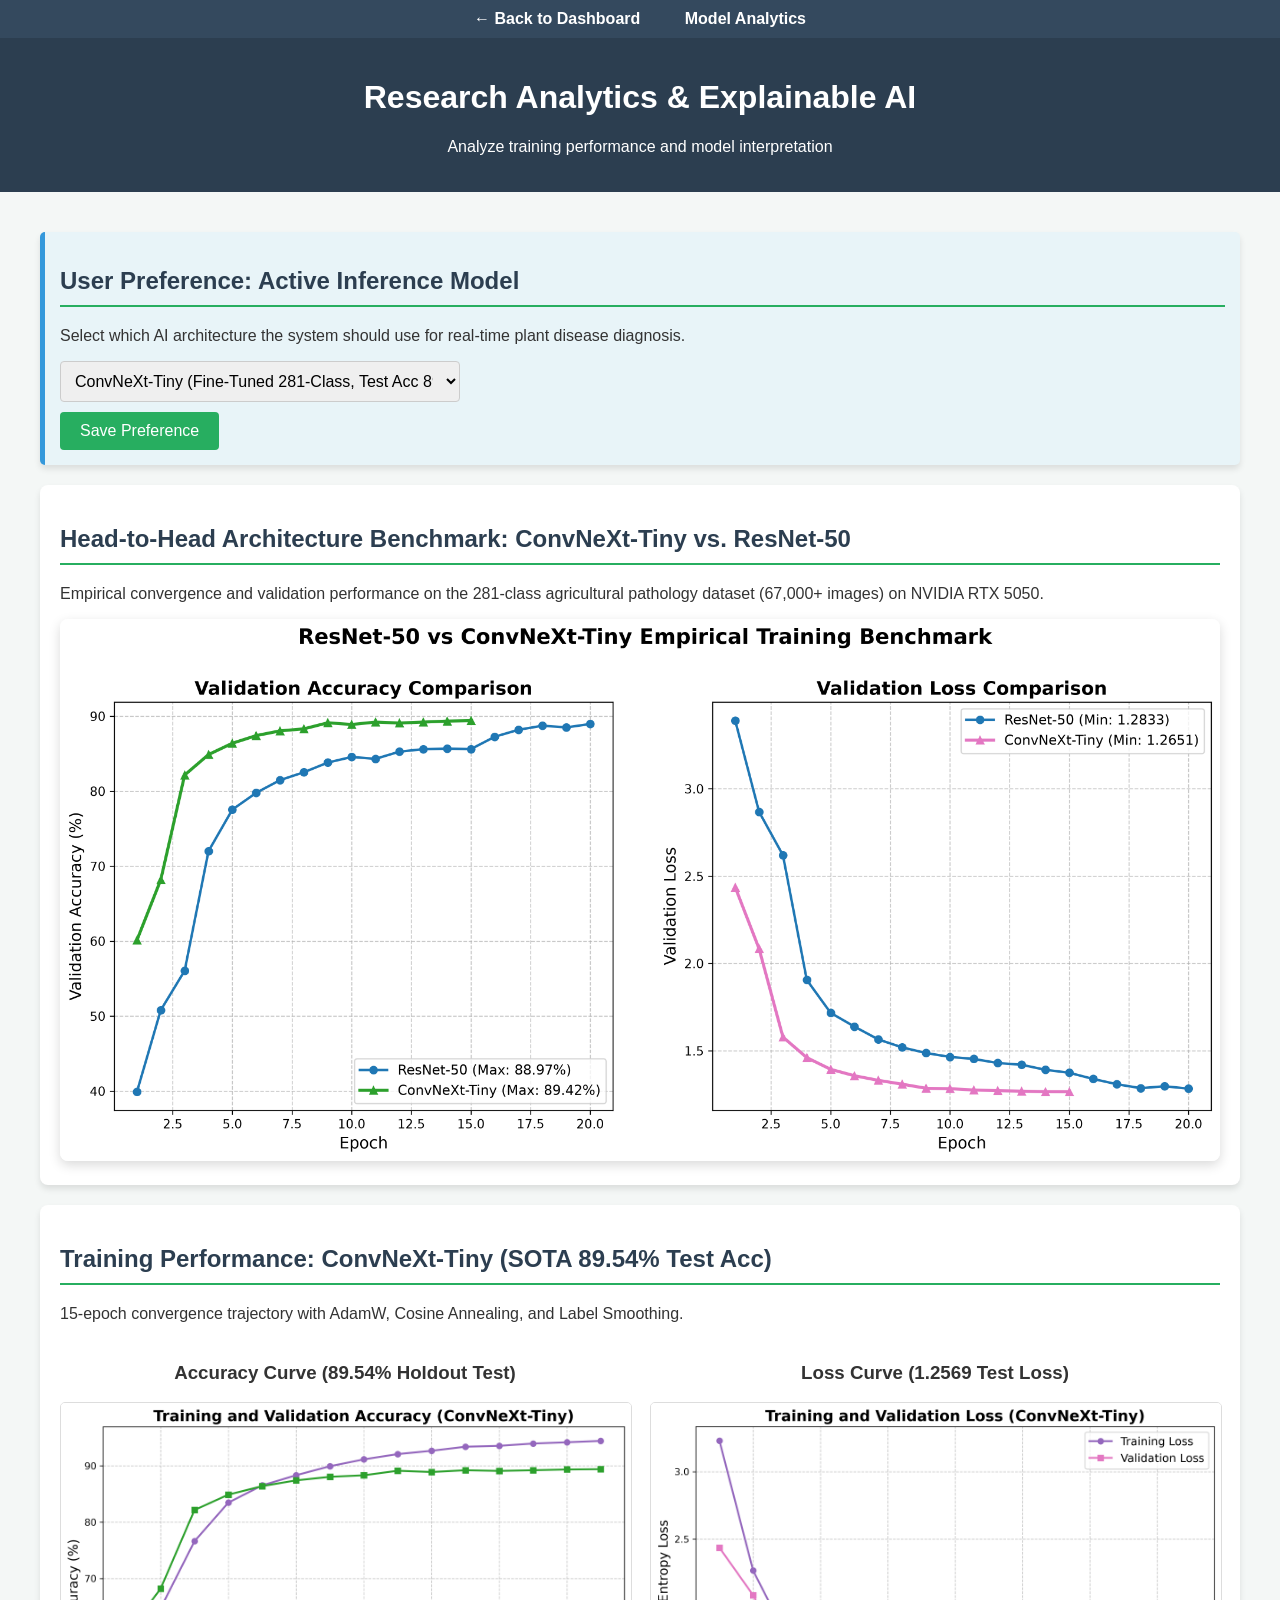
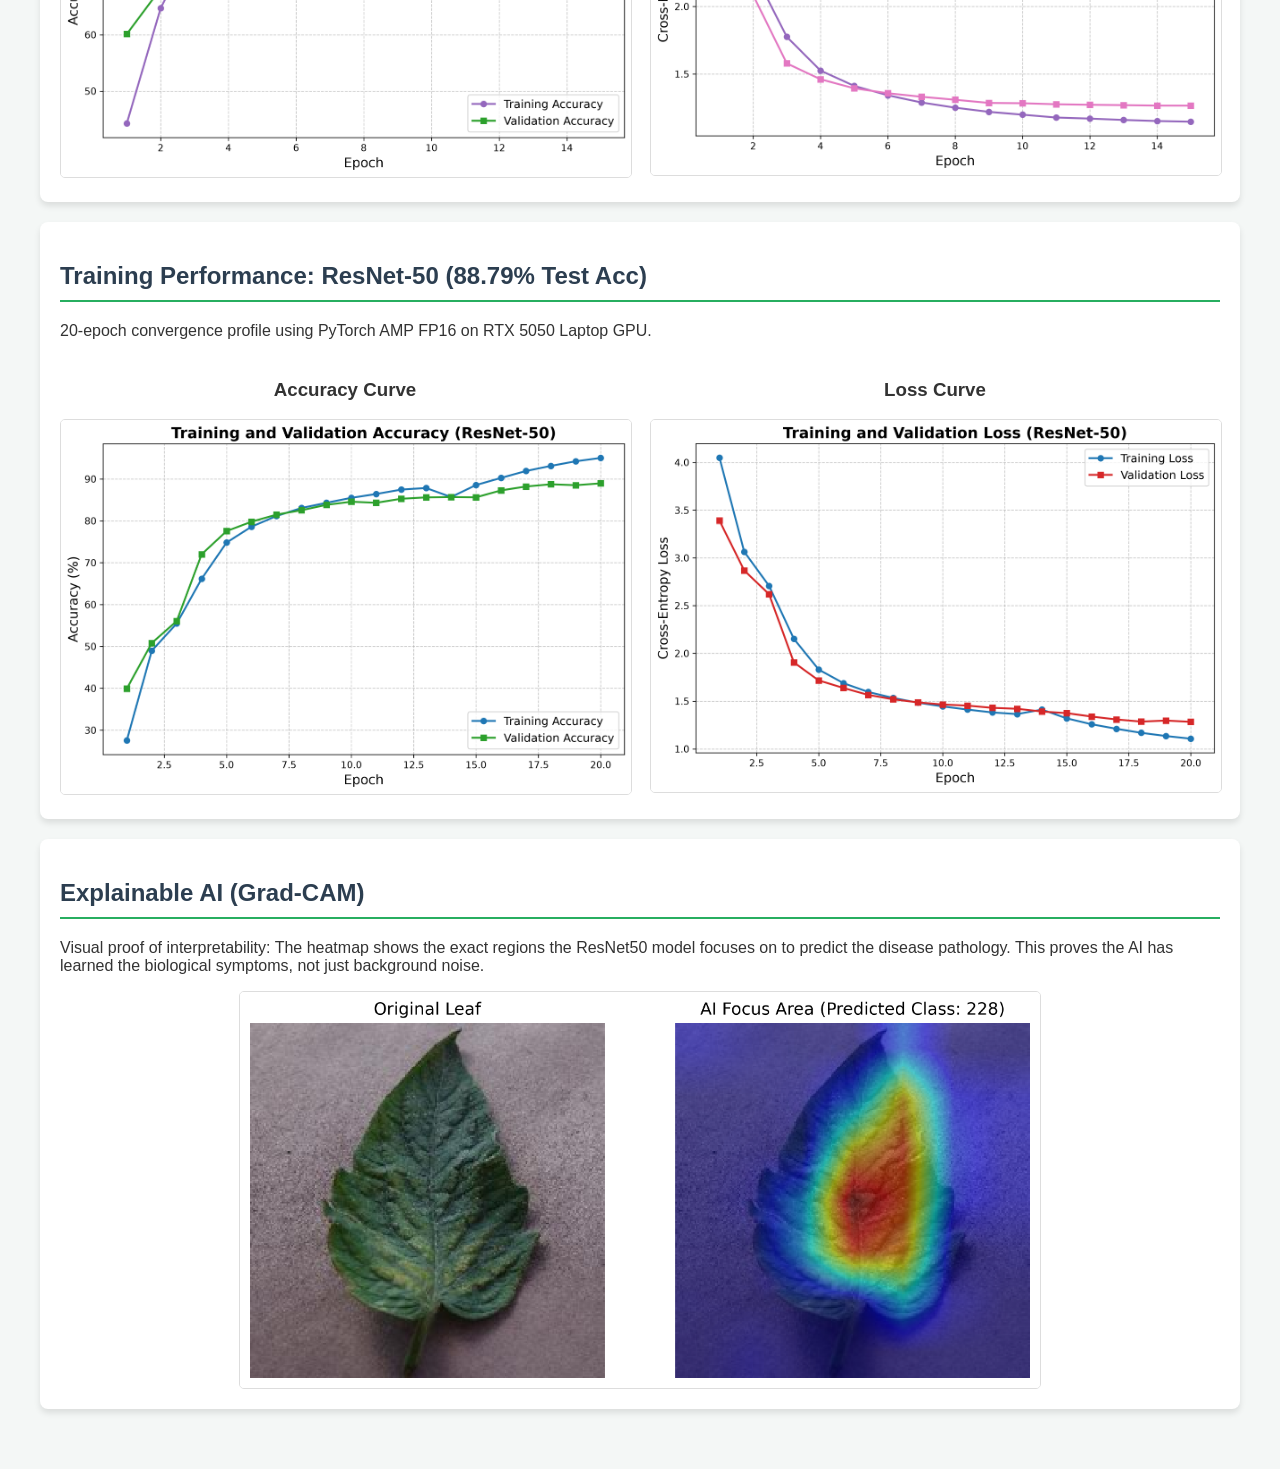
<file: frontend/model_analytics.html>
<!DOCTYPE html>
<html lang="en">
<head>
    <meta charset="UTF-8">
    <meta name="viewport" content="width=device-width, initial-scale=1.0">
    <title>Model Analytics & Selection - Smart Farm AI</title>
    <style>
        body { font-family: 'Segoe UI', Tahoma, Geneva, Verdana, sans-serif; background-color: #f4f7f6; color: #333; margin: 0; padding: 0; }
        .header { background-color: #2c3e50; color: white; padding: 20px; text-align: center; }
        .container { max-width: 1200px; margin: 20px auto; padding: 20px; }
        .card { background: white; padding: 20px; border-radius: 8px; box-shadow: 0 4px 6px rgba(0,0,0,0.1); margin-bottom: 20px; }
        h2 { border-bottom: 2px solid #27ae60; padding-bottom: 10px; color: #2c3e50; }
        .model-selector { padding: 15px; background: #e8f4f8; border-radius: 5px; border-left: 5px solid #3498db; }
        select { padding: 10px; font-size: 16px; border-radius: 4px; border: 1px solid #ccc; width: 100%; max-width: 400px; }
        .chart-grid { display: grid; grid-template-columns: 1fr 1fr; gap: 20px; margin-top: 20px; }
        .chart-grid img { width: 100%; border-radius: 5px; border: 1px solid #ddd; }
        .xai-section img { width: 100%; max-width: 800px; display: block; margin: 0 auto; border-radius: 5px; border: 1px solid #ddd; }
        .btn { padding: 10px 20px; background: #27ae60; color: white; border: none; border-radius: 4px; cursor: pointer; font-size: 16px; margin-top: 10px; }
        .btn:hover { background: #219a52; }
        nav { background: #34495e; padding: 10px; text-align: center; }
        nav a { color: white; text-decoration: none; padding: 10px 20px; font-weight: bold; }
        nav a:hover { background: #2c3e50; border-radius: 4px; }
    </style>
</head>
<body>

    <nav>
        <a href="index.html">← Back to Dashboard</a>
        <a href="#">Model Analytics</a>
    </nav>

    <div class="header">
        <h1>Research Analytics & Explainable AI</h1>
        <p>Analyze training performance and model interpretation</p>
    </div>

    <div class="container">
        
        <!-- User Preference / Model Selection -->
        <div class="card model-selector">
            <h2>User Preference: Active Inference Model</h2>
            <p>Select which AI architecture the system should use for real-time plant disease diagnosis.</p>
            <select id="modelSelect">
                <option value="convnext_finetuned" selected>ConvNeXt-Tiny (Fine-Tuned 281-Class, Test Acc 89.54%) - SOTA & Fast</option>
                <option value="resnet50_finetuned">ResNet50 (Fine-Tuned 281-Class, Test Acc 88.79%) - Cloud/Accuracy</option>
                <option value="mobilenetv2_finetuned">MobileNetV2 (Fine-Tuned 332-Class) - Best for Edge/Speed</option>
                <option value="resnet50">ResNet50 (Pretrained HuggingFace Base)</option>
            </select>
            <br>
            <button class="btn" onclick="saveModelPreference()">Save Preference</button>
            <p id="saveMsg" style="color: #27ae60; font-weight: bold; display: none;">Preference Saved Successfully!</p>
        </div>

        <!-- Head-to-Head Architectural Benchmark -->
        <div class="card">
            <h2>Head-to-Head Architecture Benchmark: ConvNeXt-Tiny vs. ResNet-50</h2>
            <p>Empirical convergence and validation performance on the 281-class agricultural pathology dataset (67,000+ images) on NVIDIA RTX 5050.</p>
            <div style="text-align: center; margin-top: 15px;">
                <img src="images/charts/fig5_resnet_vs_convnext_comparison.png" alt="ConvNeXt vs ResNet Comparison" style="max-width: 100%; border-radius: 8px; box-shadow: 0 4px 12px rgba(0,0,0,0.15);" onerror="this.src='https://via.placeholder.com/1000x500?text=Comparison+Chart+Generating...'">
            </div>
        </div>

        <!-- ConvNeXt-Tiny Training Charts -->
        <div class="card">
            <h2>Training Performance: ConvNeXt-Tiny (SOTA 89.54% Test Acc)</h2>
            <p>15-epoch convergence trajectory with AdamW, Cosine Annealing, and Label Smoothing.</p>
            <div class="chart-grid">
                <div>
                    <h3 style="text-align: center;">Accuracy Curve (89.54% Holdout Test)</h3>
                    <img src="images/charts/fig4_convnext_accuracy_curve.png" alt="ConvNeXt Accuracy Chart" onerror="this.src='https://via.placeholder.com/600x400?text=ConvNeXt+Accuracy+Chart'">
                </div>
                <div>
                    <h3 style="text-align: center;">Loss Curve (1.2569 Test Loss)</h3>
                    <img src="images/charts/fig3_convnext_loss_curve.png" alt="ConvNeXt Loss Chart" onerror="this.src='https://via.placeholder.com/600x400?text=ConvNeXt+Loss+Chart'">
                </div>
            </div>
        </div>

        <!-- ResNet-50 Training Charts -->
        <div class="card">
            <h2>Training Performance: ResNet-50 (88.79% Test Acc)</h2>
            <p>20-epoch convergence profile using PyTorch AMP FP16 on RTX 5050 Laptop GPU.</p>
            <div class="chart-grid">
                <div>
                    <h3 style="text-align: center;">Accuracy Curve</h3>
                    <img src="images/charts/fig2_accuracy_curve.png" alt="Accuracy Chart" onerror="this.src='https://via.placeholder.com/600x400?text=Chart+Generating...'">
                </div>
                <div>
                    <h3 style="text-align: center;">Loss Curve</h3>
                    <img src="images/charts/fig1_loss_curve.png" alt="Loss Chart" onerror="this.src='https://via.placeholder.com/600x400?text=Chart+Generating...'">
                </div>
            </div>
        </div>

        <!-- Explainable AI -->
        <div class="card xai-section">
            <h2>Explainable AI (Grad-CAM)</h2>
            <p>Visual proof of interpretability: The heatmap shows the exact regions the ResNet50 model focuses on to predict the disease pathology. This proves the AI has learned the biological symptoms, not just background noise.</p>
            <img src="images/charts/paper_figure_1.png" alt="Grad-CAM Heatmap" onerror="this.src='https://via.placeholder.com/800x400?text=Heatmap+Generating...'">
        </div>

    </div>

    <script>
        // simple script to save the preference in localStorage so the API calls from index.html can use it
        function saveModelPreference() {
            const selected = document.getElementById("modelSelect").value;
            localStorage.setItem("preferred_ml_model", selected);
            document.getElementById("saveMsg").style.display = "block";
            setTimeout(() => {
                document.getElementById("saveMsg").style.display = "none";
            }, 3000);
        }
        
        // Load existing pref
        window.onload = function() {
            const saved = localStorage.getItem("preferred_ml_model");
            if (saved) {
                document.getElementById("modelSelect").value = saved;
            }
        }
    </script>
</body>
</html>
</file>
